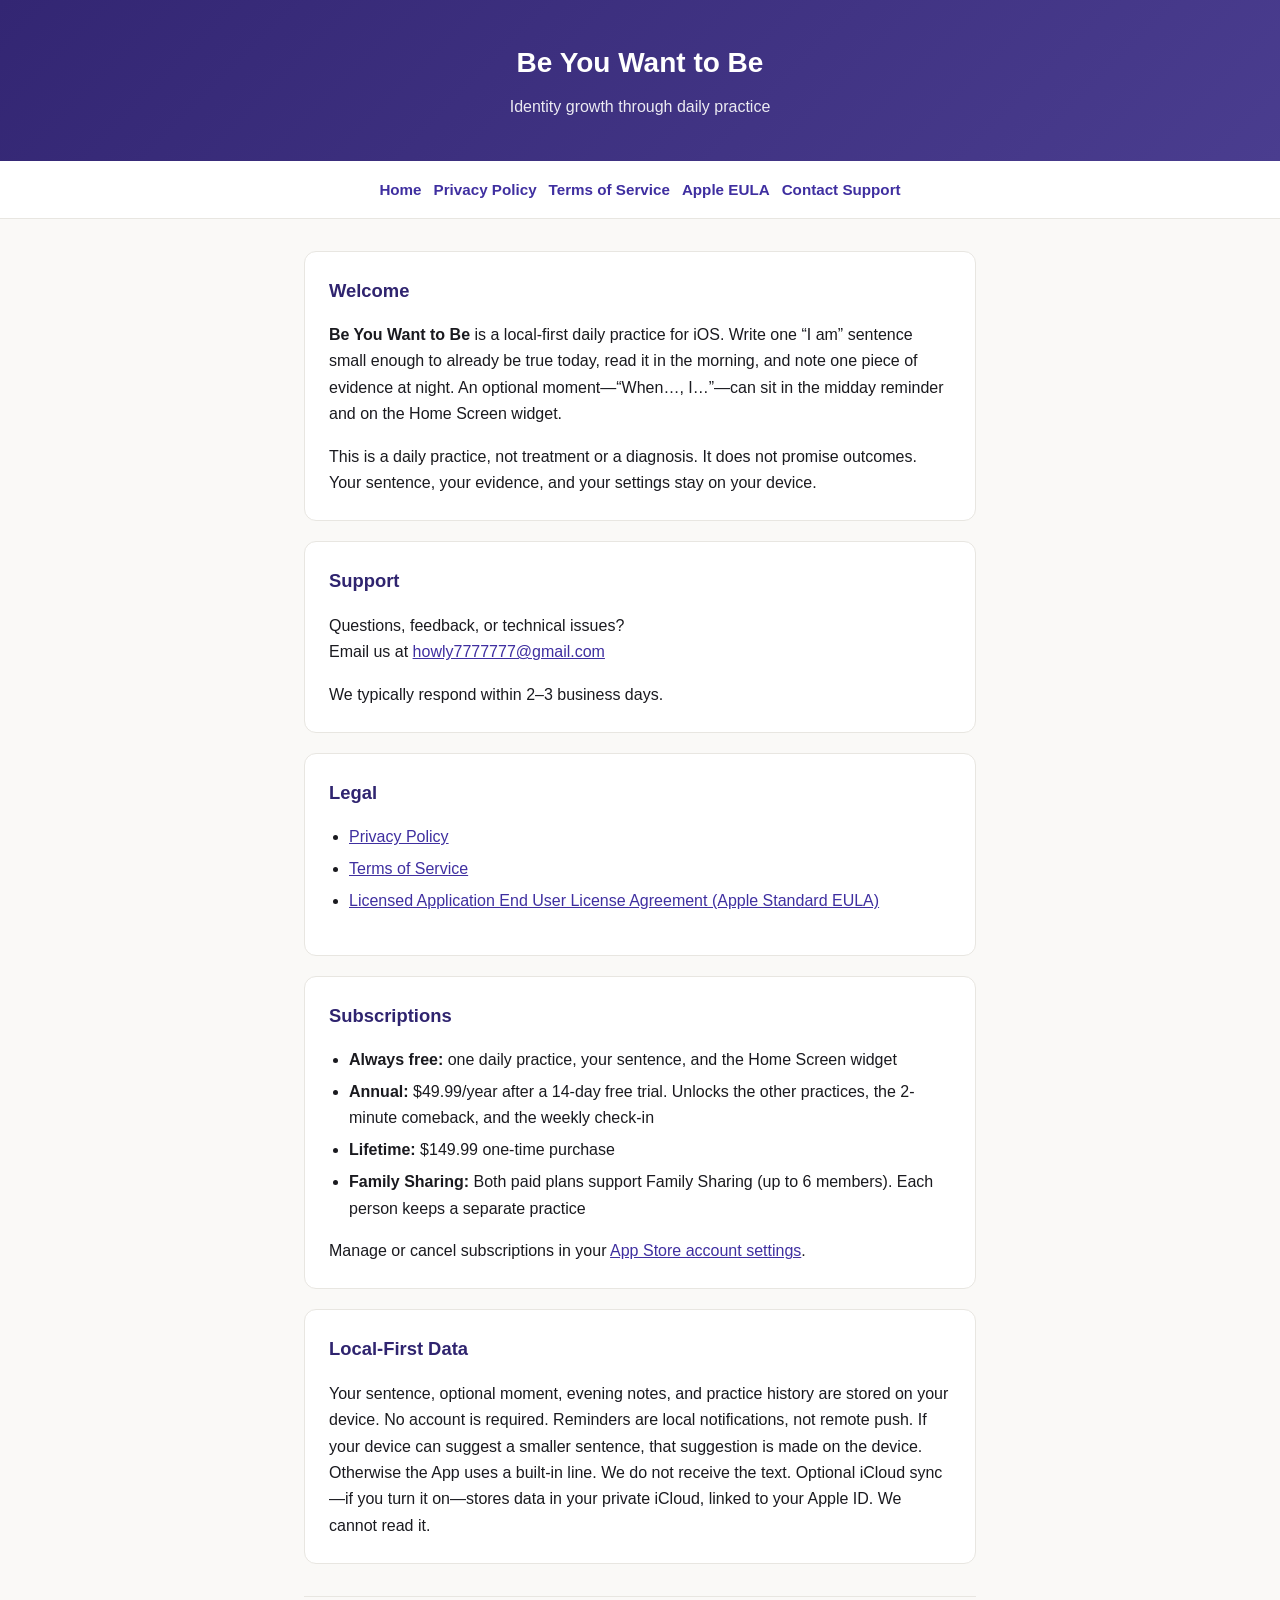
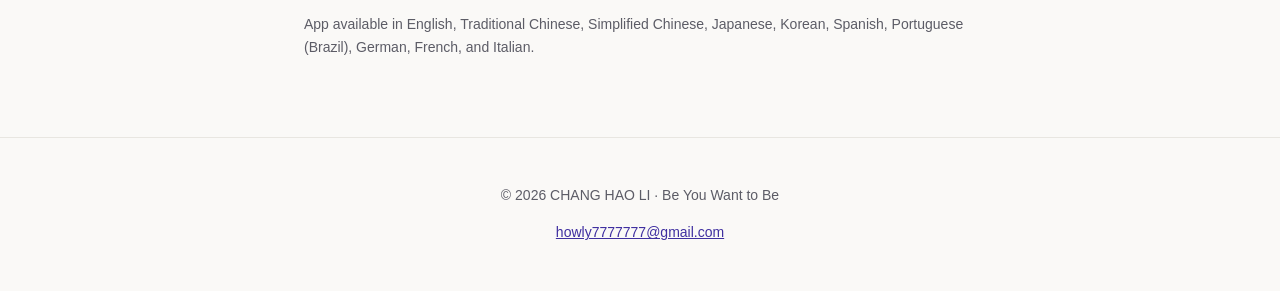
<file: index.html>
<!DOCTYPE html>
<html lang="en">
<head>
  <meta charset="UTF-8">
  <meta name="viewport" content="width=device-width, initial-scale=1.0">
  <title>Be You Want to Be — Support & Legal</title>
  <link rel="stylesheet" href="style.css">
</head>
<body>
  <header>
    <h1>Be You Want to Be</h1>
    <p>Identity growth through daily practice</p>
  </header>

  <nav>
    <a href="index.html">Home</a>
    <a href="privacy.html">Privacy Policy</a>
    <a href="terms.html">Terms of Service</a>
    <a href="https://www.apple.com/legal/internet-services/itunes/dev/stdeula/" target="_blank" rel="noopener">Apple EULA</a>
    <a href="mailto:howly7777777@gmail.com">Contact Support</a>
  </nav>

  <main>
    <div class="card">
      <h2>Welcome</h2>
      <p>
        <strong>Be You Want to Be</strong> is a local-first daily practice for iOS.
        Write one “I am” sentence small enough to already be true today, read it in the morning,
        and note one piece of evidence at night. An optional moment—“When…, I…”—can sit in the
        midday reminder and on the Home Screen widget.
      </p>
      <p>
        This is a daily practice, not treatment or a diagnosis. It does not promise outcomes.
        Your sentence, your evidence, and your settings stay on your device.
      </p>
    </div>

    <div class="card">
      <h2>Support</h2>
      <p>
        Questions, feedback, or technical issues?<br>
        Email us at <a href="mailto:howly7777777@gmail.com">howly7777777@gmail.com</a>
      </p>
      <p>We typically respond within 2–3 business days.</p>
    </div>

    <div class="card">
      <h2>Legal</h2>
      <ul>
        <li><a href="privacy.html">Privacy Policy</a></li>
        <li><a href="terms.html">Terms of Service</a></li>
        <li><a href="https://www.apple.com/legal/internet-services/itunes/dev/stdeula/" target="_blank" rel="noopener">Licensed Application End User License Agreement (Apple Standard EULA)</a></li>
      </ul>
    </div>

    <div class="card">
      <h2>Subscriptions</h2>
      <ul>
        <li><strong>Always free:</strong> one daily practice, your sentence, and the Home Screen widget</li>
        <li><strong>Annual:</strong> $49.99/year after a 14-day free trial. Unlocks the other practices, the 2-minute comeback, and the weekly check-in</li>
        <li><strong>Lifetime:</strong> $149.99 one-time purchase</li>
        <li><strong>Family Sharing:</strong> Both paid plans support Family Sharing (up to 6 members). Each person keeps a separate practice</li>
      </ul>
      <p>
        Manage or cancel subscriptions in your
        <a href="https://apps.apple.com/account/subscriptions" target="_blank" rel="noopener">App Store account settings</a>.
      </p>
    </div>

    <div class="card">
      <h2>Local-First Data</h2>
      <p>
        Your sentence, optional moment, evening notes, and practice history are stored on your device.
        No account is required. Reminders are local notifications, not remote push.
        If your device can suggest a smaller sentence, that suggestion is made on the device.
        Otherwise the App uses a built-in line. We do not receive the text.
        Optional iCloud sync—if you turn it on—stores data in your private iCloud, linked to your Apple ID.
        We cannot read it.
      </p>
    </div>

    <p class="lang-note">
      App available in English, Traditional Chinese, Simplified Chinese, Japanese, Korean,
      Spanish, Portuguese (Brazil), German, French, and Italian.
    </p>
  </main>

  <footer>
    <p>&copy; 2026 CHANG HAO LI · Be You Want to Be</p>
    <p><a href="mailto:howly7777777@gmail.com">howly7777777@gmail.com</a></p>
  </footer>
</body>
</html>
</file>
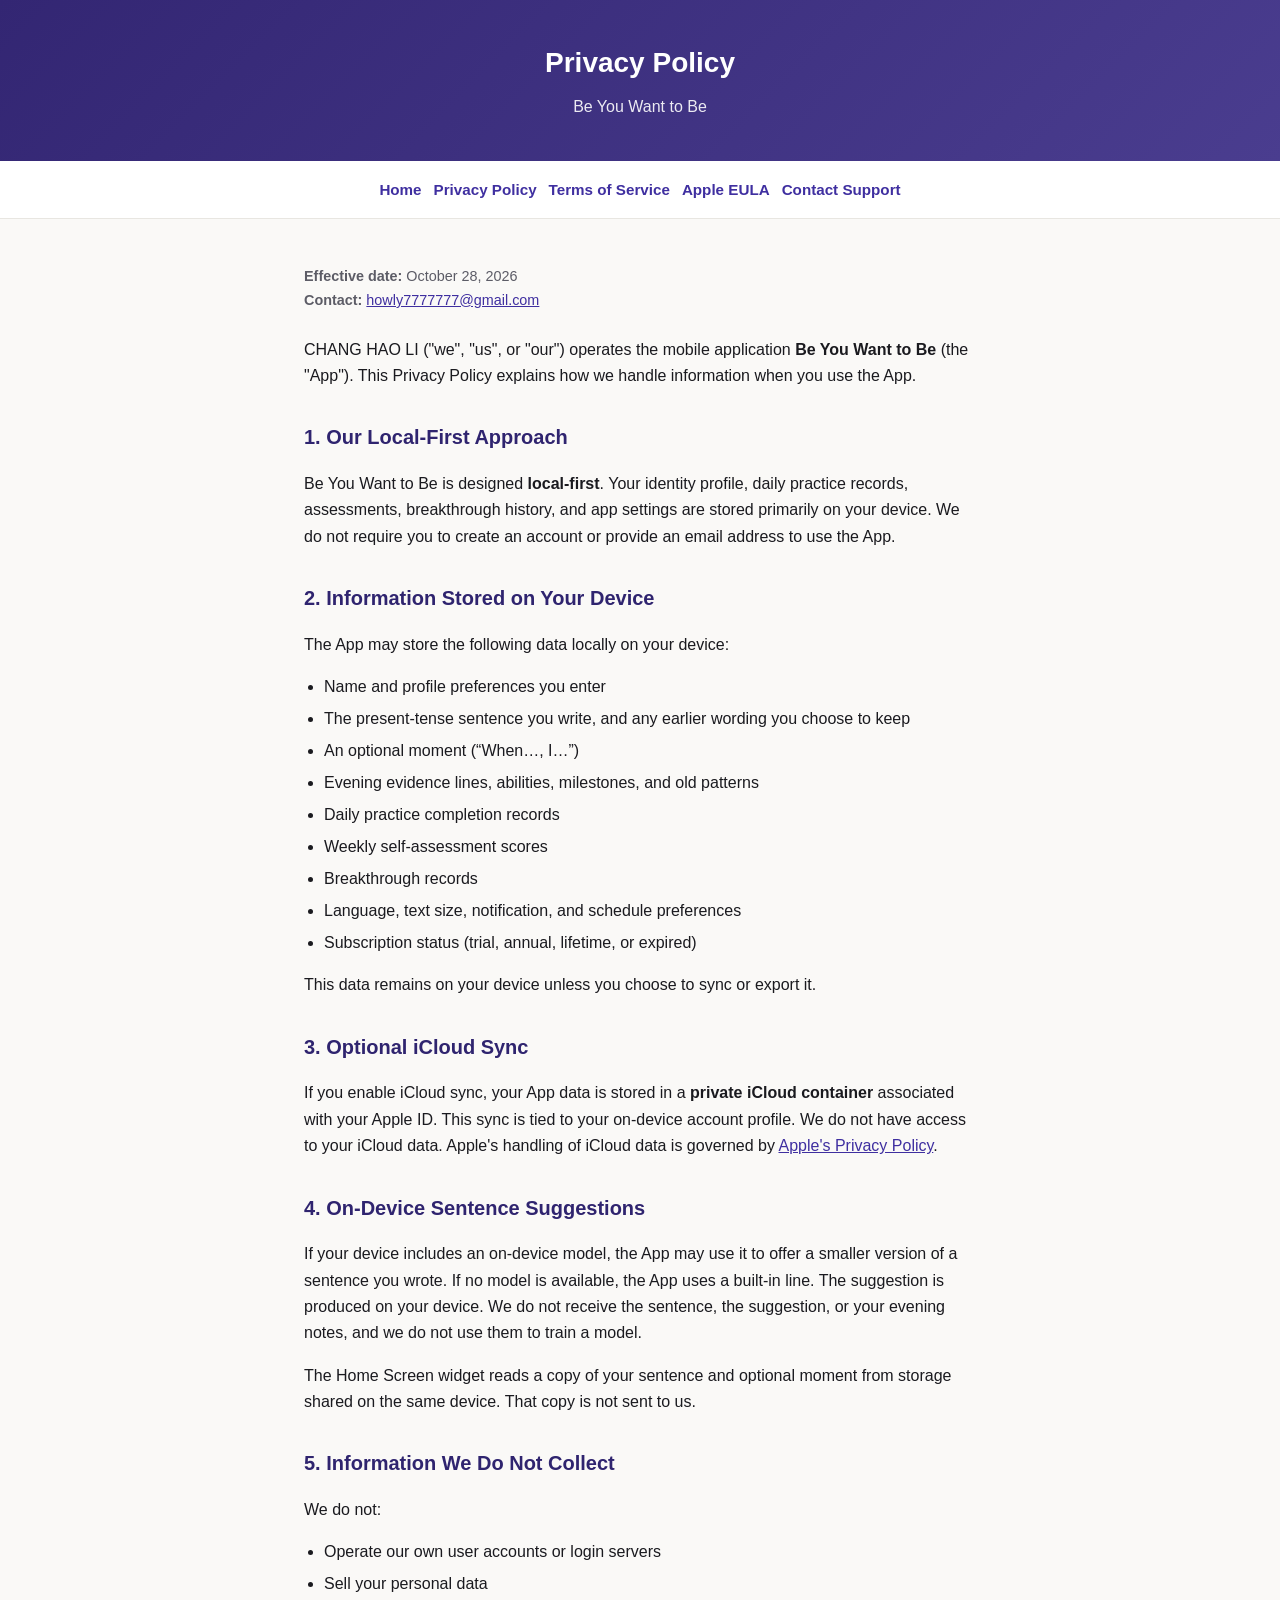
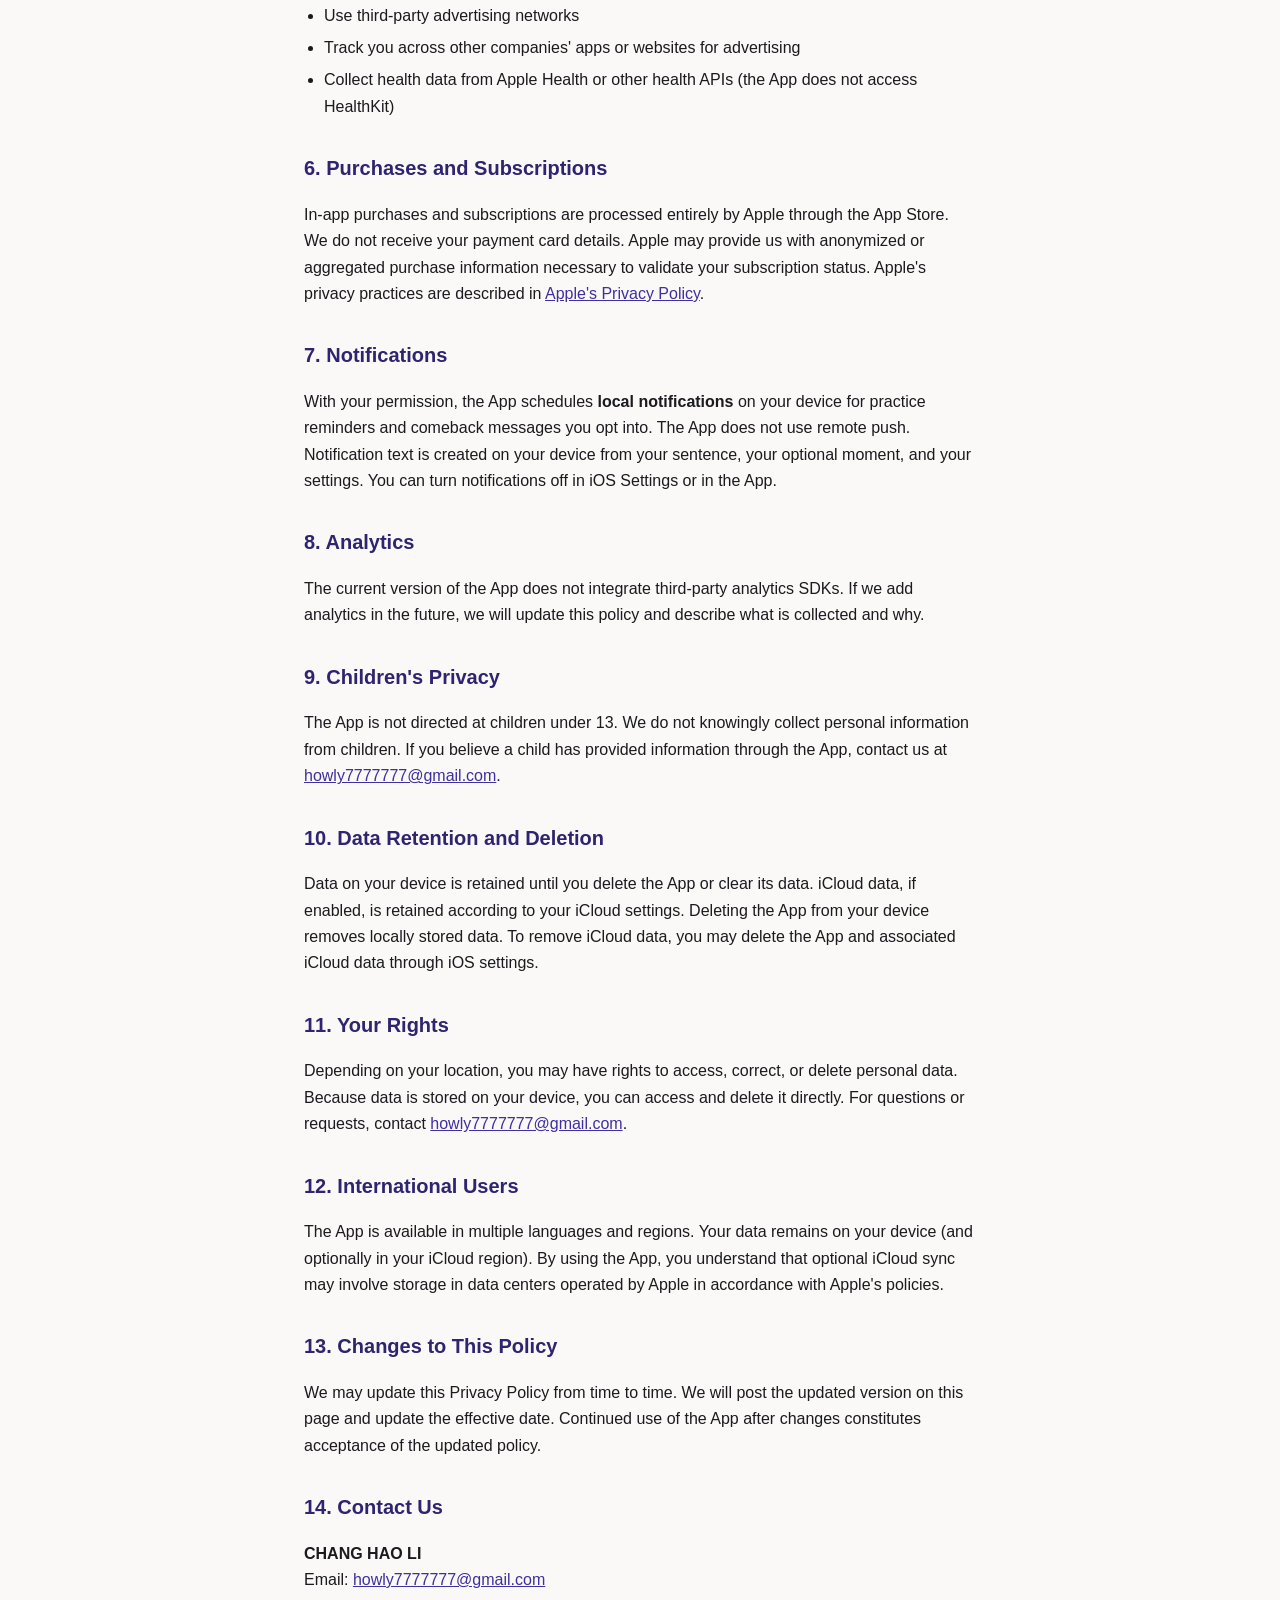
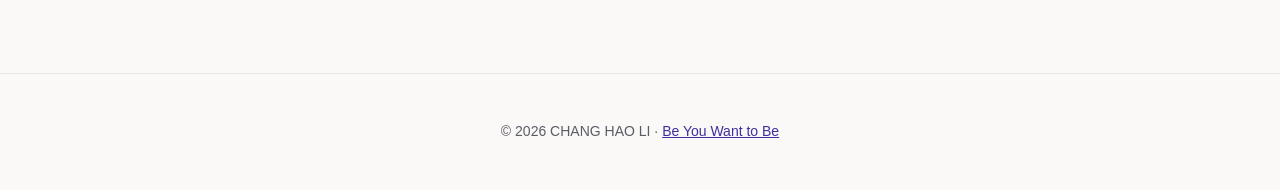
<file: privacy.html>
<!DOCTYPE html>
<html lang="en">
<head>
  <meta charset="UTF-8">
  <meta name="viewport" content="width=device-width, initial-scale=1.0">
  <title>Privacy Policy — Be You Want to Be</title>
  <link rel="stylesheet" href="style.css">
</head>
<body>
  <header>
    <h1>Privacy Policy</h1>
    <p>Be You Want to Be</p>
  </header>

  <nav>
    <a href="index.html">Home</a>
    <a href="privacy.html">Privacy Policy</a>
    <a href="terms.html">Terms of Service</a>
    <a href="https://www.apple.com/legal/internet-services/itunes/dev/stdeula/" target="_blank" rel="noopener">Apple EULA</a>
    <a href="mailto:howly7777777@gmail.com">Contact Support</a>
  </nav>

  <main>
    <p class="meta"><strong>Effective date:</strong> October 28, 2026<br>
    <strong>Contact:</strong> <a href="mailto:howly7777777@gmail.com">howly7777777@gmail.com</a></p>

    <p>
      CHANG HAO LI ("we", "us", or "our") operates the mobile application
      <strong>Be You Want to Be</strong> (the "App"). This Privacy Policy explains how we handle
      information when you use the App.
    </p>

    <h2 class="section">1. Our Local-First Approach</h2>
    <p>
      Be You Want to Be is designed <strong>local-first</strong>. Your identity profile, daily practice
      records, assessments, breakthrough history, and app settings are stored primarily on your device.
      We do not require you to create an account or provide an email address to use the App.
    </p>

    <h2 class="section">2. Information Stored on Your Device</h2>
    <p>The App may store the following data locally on your device:</p>
    <ul>
      <li>Name and profile preferences you enter</li>
      <li>The present-tense sentence you write, and any earlier wording you choose to keep</li>
      <li>An optional moment (“When…, I…”)</li>
      <li>Evening evidence lines, abilities, milestones, and old patterns</li>
      <li>Daily practice completion records</li>
      <li>Weekly self-assessment scores</li>
      <li>Breakthrough records</li>
      <li>Language, text size, notification, and schedule preferences</li>
      <li>Subscription status (trial, annual, lifetime, or expired)</li>
    </ul>
    <p>This data remains on your device unless you choose to sync or export it.</p>

    <h2 class="section">3. Optional iCloud Sync</h2>
    <p>
      If you enable iCloud sync, your App data is stored in a <strong>private iCloud container</strong>
      associated with your Apple ID. This sync is tied to your on-device account profile. We do not
      have access to your iCloud data. Apple's handling of iCloud data is governed by
      <a href="https://www.apple.com/legal/privacy/" target="_blank" rel="noopener">Apple's Privacy Policy</a>.
    </p>

    <h2 class="section">4. On-Device Sentence Suggestions</h2>
    <p>
      If your device includes an on-device model, the App may use it to offer a smaller version of
      a sentence you wrote. If no model is available, the App uses a built-in line. The suggestion
      is produced on your device. We do not receive the sentence, the suggestion, or your evening
      notes, and we do not use them to train a model.
    </p>
    <p>
      The Home Screen widget reads a copy of your sentence and optional moment from storage shared
      on the same device. That copy is not sent to us.
    </p>

    <h2 class="section">5. Information We Do Not Collect</h2>
    <p>We do not:</p>
    <ul>
      <li>Operate our own user accounts or login servers</li>
      <li>Sell your personal data</li>
      <li>Use third-party advertising networks</li>
      <li>Track you across other companies' apps or websites for advertising</li>
      <li>Collect health data from Apple Health or other health APIs (the App does not access HealthKit)</li>
    </ul>

    <h2 class="section">6. Purchases and Subscriptions</h2>
    <p>
      In-app purchases and subscriptions are processed entirely by Apple through the App Store.
      We do not receive your payment card details. Apple may provide us with anonymized or
      aggregated purchase information necessary to validate your subscription status.
      Apple's privacy practices are described in
      <a href="https://www.apple.com/legal/privacy/" target="_blank" rel="noopener">Apple's Privacy Policy</a>.
    </p>

    <h2 class="section">7. Notifications</h2>
    <p>
      With your permission, the App schedules <strong>local notifications</strong> on your device
      for practice reminders and comeback messages you opt into. The App does not use remote push.
      Notification text is created on your device from your sentence, your optional moment, and
      your settings. You can turn notifications off in iOS Settings or in the App.
    </p>

    <h2 class="section">8. Analytics</h2>
    <p>
      The current version of the App does not integrate third-party analytics SDKs. If we add
      analytics in the future, we will update this policy and describe what is collected and why.
    </p>

    <h2 class="section">9. Children's Privacy</h2>
    <p>
      The App is not directed at children under 13. We do not knowingly collect personal
      information from children. If you believe a child has provided information through the App,
      contact us at <a href="mailto:howly7777777@gmail.com">howly7777777@gmail.com</a>.
    </p>

    <h2 class="section">10. Data Retention and Deletion</h2>
    <p>
      Data on your device is retained until you delete the App or clear its data. iCloud data,
      if enabled, is retained according to your iCloud settings. Deleting the App from your
      device removes locally stored data. To remove iCloud data, you may delete the App and
      associated iCloud data through iOS settings.
    </p>

    <h2 class="section">11. Your Rights</h2>
    <p>
      Depending on your location, you may have rights to access, correct, or delete personal data.
      Because data is stored on your device, you can access and delete it directly. For questions
      or requests, contact <a href="mailto:howly7777777@gmail.com">howly7777777@gmail.com</a>.
    </p>

    <h2 class="section">12. International Users</h2>
    <p>
      The App is available in multiple languages and regions. Your data remains on your device
      (and optionally in your iCloud region). By using the App, you understand that optional
      iCloud sync may involve storage in data centers operated by Apple in accordance with
      Apple's policies.
    </p>

    <h2 class="section">13. Changes to This Policy</h2>
    <p>
      We may update this Privacy Policy from time to time. We will post the updated version on
      this page and update the effective date. Continued use of the App after changes constitutes
      acceptance of the updated policy.
    </p>

    <h2 class="section">14. Contact Us</h2>
    <p>
      <strong>CHANG HAO LI</strong><br>
      Email: <a href="mailto:howly7777777@gmail.com">howly7777777@gmail.com</a>
    </p>
  </main>

  <footer>
    <p>&copy; 2026 CHANG HAO LI · <a href="index.html">Be You Want to Be</a></p>
  </footer>
</body>
</html>
</file>
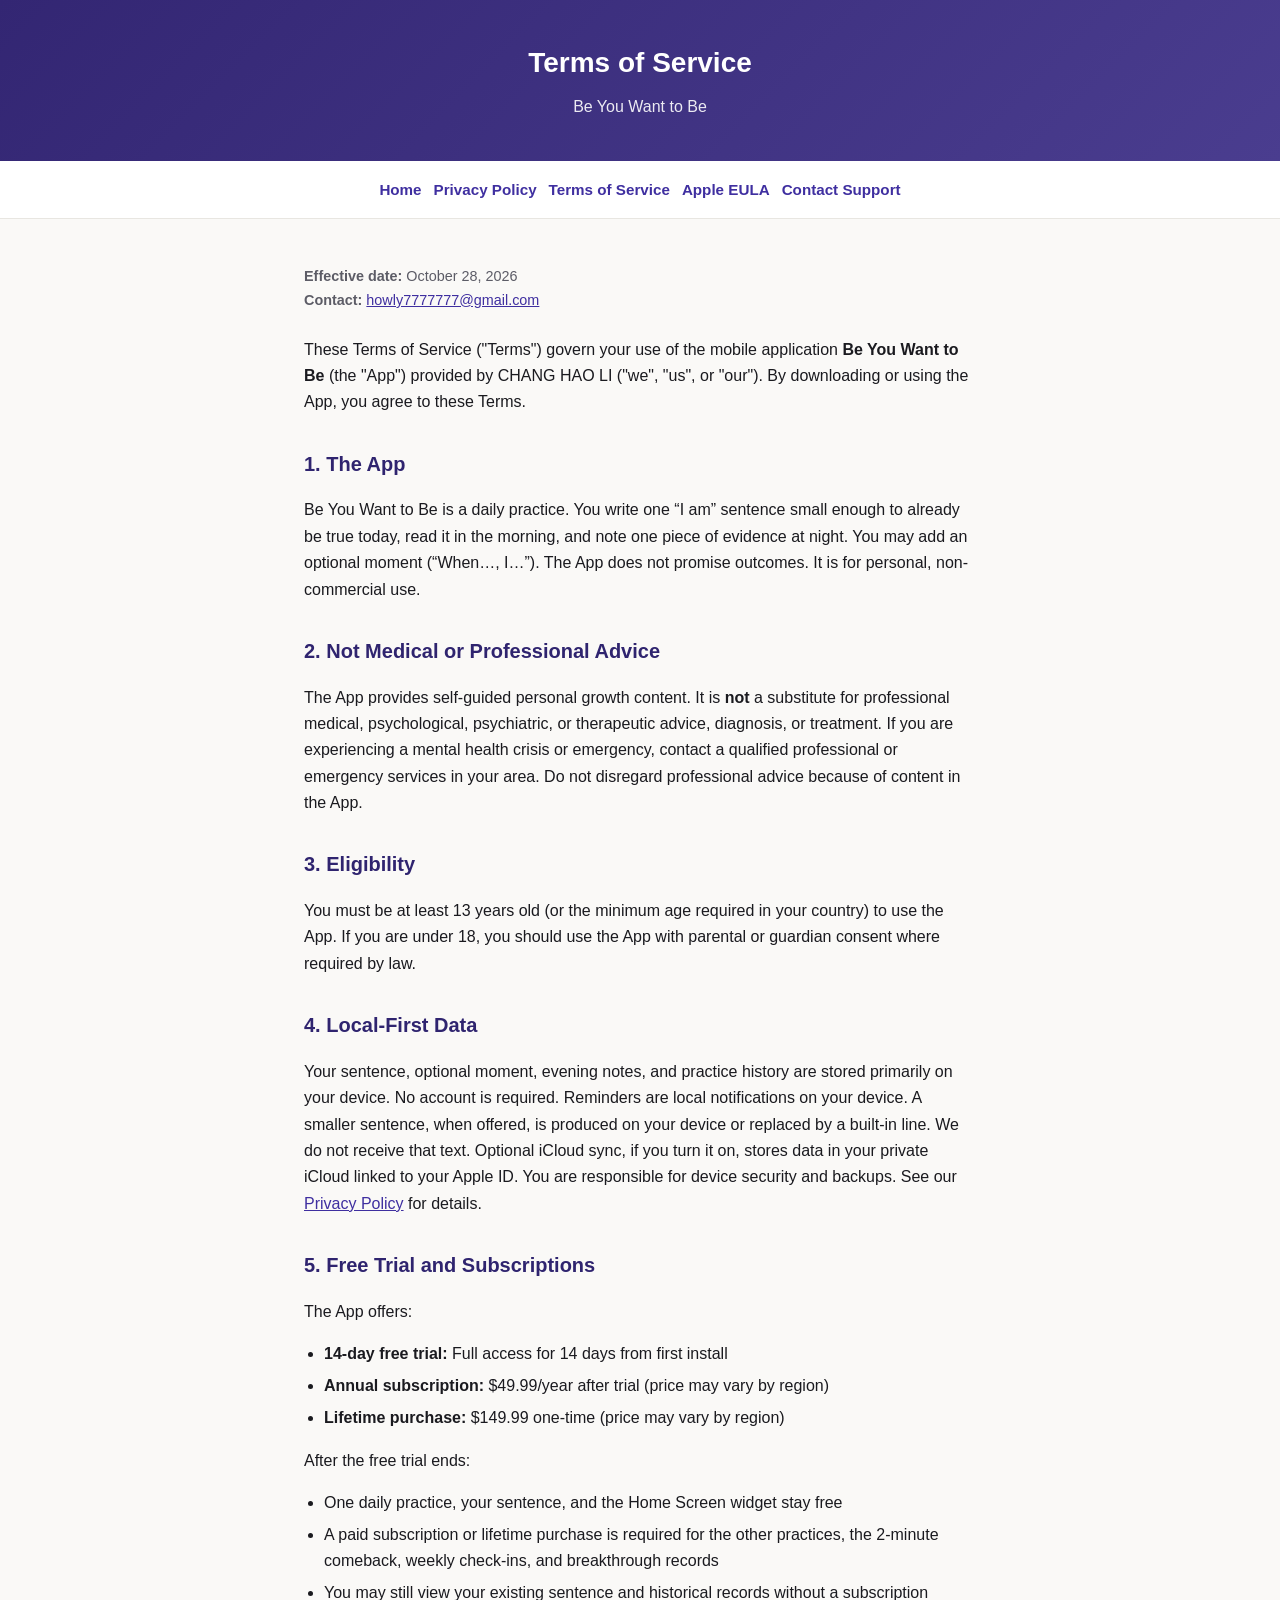
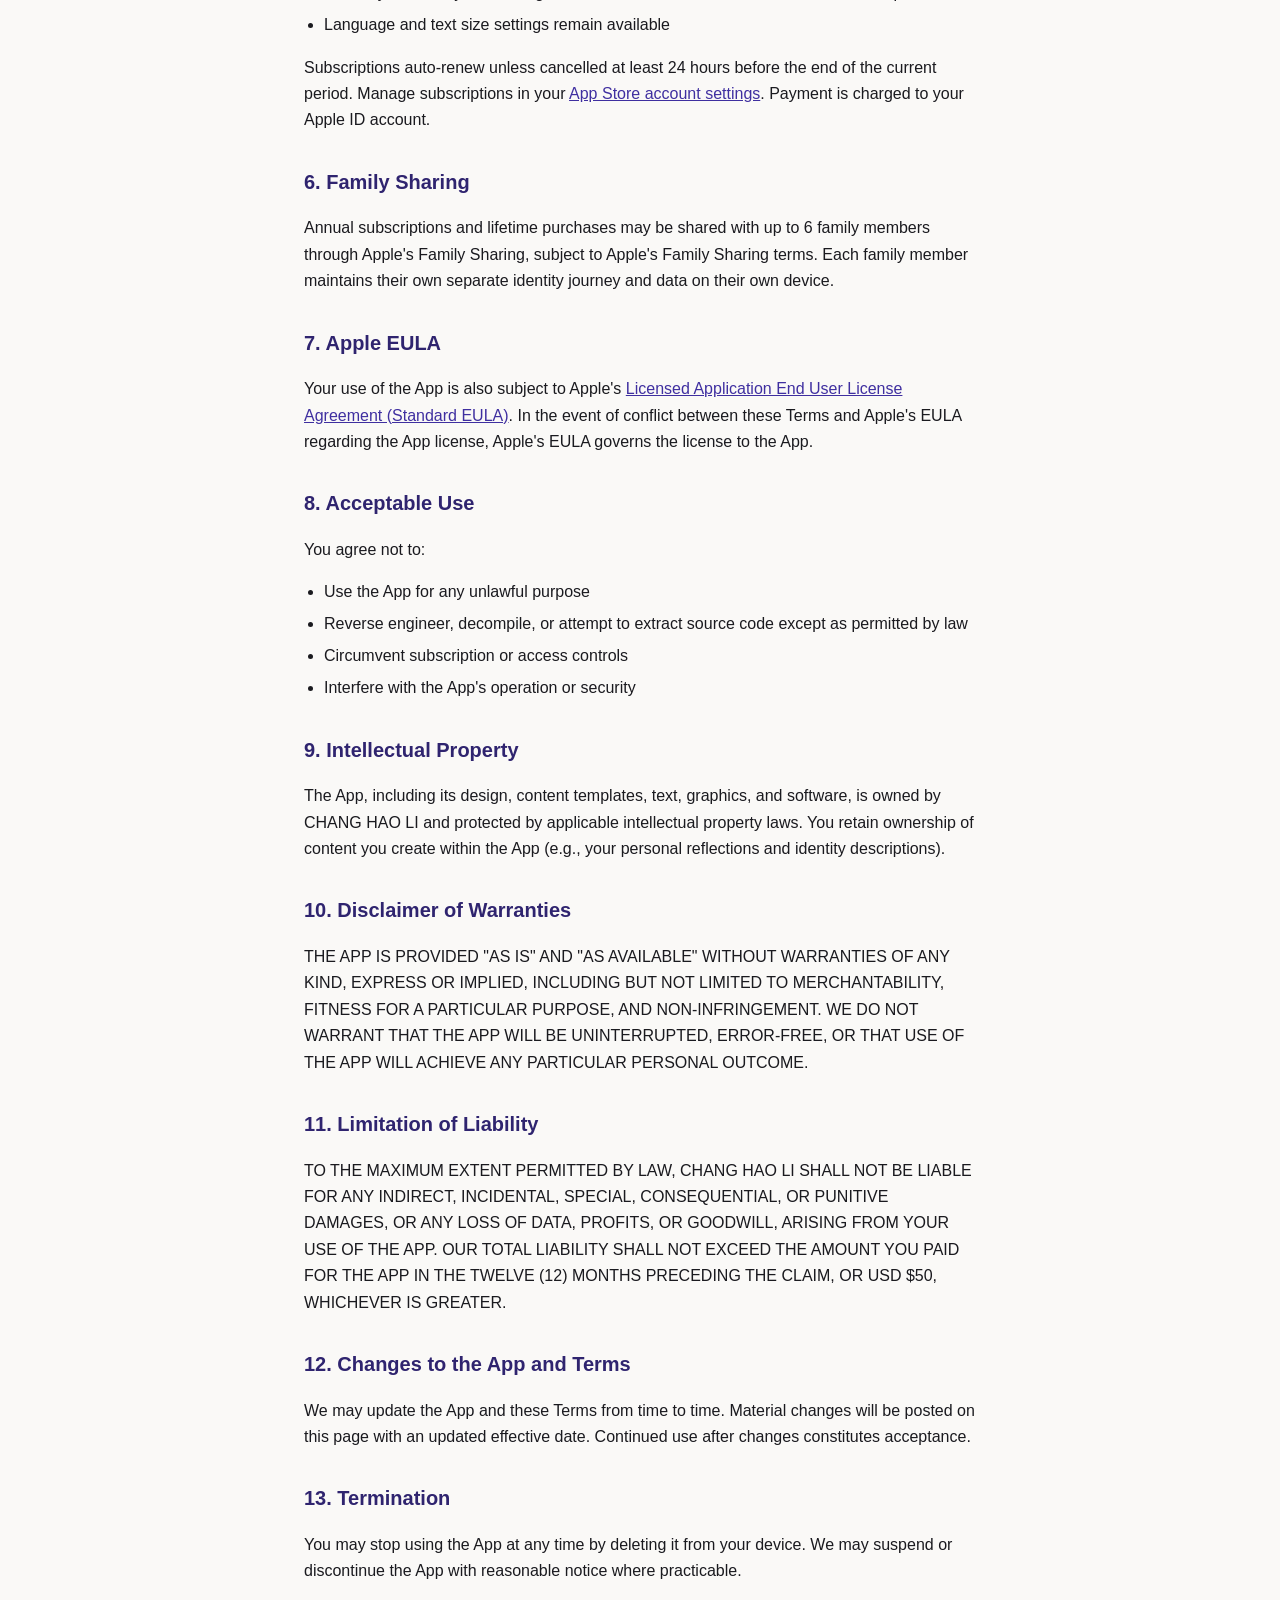
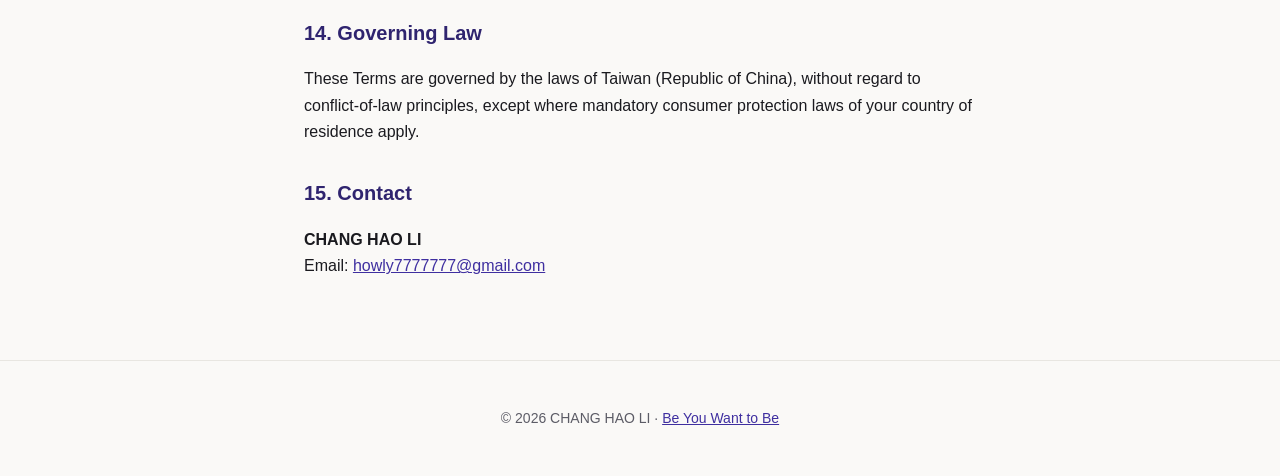
<file: terms.html>
<!DOCTYPE html>
<html lang="en">
<head>
  <meta charset="UTF-8">
  <meta name="viewport" content="width=device-width, initial-scale=1.0">
  <title>Terms of Service — Be You Want to Be</title>
  <link rel="stylesheet" href="style.css">
</head>
<body>
  <header>
    <h1>Terms of Service</h1>
    <p>Be You Want to Be</p>
  </header>

  <nav>
    <a href="index.html">Home</a>
    <a href="privacy.html">Privacy Policy</a>
    <a href="terms.html">Terms of Service</a>
    <a href="https://www.apple.com/legal/internet-services/itunes/dev/stdeula/" target="_blank" rel="noopener">Apple EULA</a>
    <a href="mailto:howly7777777@gmail.com">Contact Support</a>
  </nav>

  <main>
    <p class="meta"><strong>Effective date:</strong> October 28, 2026<br>
    <strong>Contact:</strong> <a href="mailto:howly7777777@gmail.com">howly7777777@gmail.com</a></p>

    <p>
      These Terms of Service ("Terms") govern your use of the mobile application
      <strong>Be You Want to Be</strong> (the "App") provided by CHANG HAO LI ("we", "us", or "our").
      By downloading or using the App, you agree to these Terms.
    </p>

    <h2 class="section">1. The App</h2>
    <p>
      Be You Want to Be is a daily practice. You write one “I am” sentence small enough to already
      be true today, read it in the morning, and note one piece of evidence at night. You may add
      an optional moment (“When…, I…”). The App does not promise outcomes. It is for personal,
      non-commercial use.
    </p>

    <h2 class="section">2. Not Medical or Professional Advice</h2>
    <p>
      The App provides self-guided personal growth content. It is <strong>not</strong> a substitute
      for professional medical, psychological, psychiatric, or therapeutic advice, diagnosis, or
      treatment. If you are experiencing a mental health crisis or emergency, contact a qualified
      professional or emergency services in your area. Do not disregard professional advice because
      of content in the App.
    </p>

    <h2 class="section">3. Eligibility</h2>
    <p>
      You must be at least 13 years old (or the minimum age required in your country) to use the App.
      If you are under 18, you should use the App with parental or guardian consent where required by law.
    </p>

    <h2 class="section">4. Local-First Data</h2>
    <p>
      Your sentence, optional moment, evening notes, and practice history are stored primarily on
      your device. No account is required. Reminders are local notifications on your device.
      A smaller sentence, when offered, is produced on your device or replaced by a built-in line.
      We do not receive that text. Optional iCloud sync, if you turn it on, stores data in your
      private iCloud linked to your Apple ID. You are responsible for device security and backups.
      See our <a href="privacy.html">Privacy Policy</a> for details.
    </p>

    <h2 class="section">5. Free Trial and Subscriptions</h2>
    <p>The App offers:</p>
    <ul>
      <li><strong>14-day free trial:</strong> Full access for 14 days from first install</li>
      <li><strong>Annual subscription:</strong> $49.99/year after trial (price may vary by region)</li>
      <li><strong>Lifetime purchase:</strong> $149.99 one-time (price may vary by region)</li>
    </ul>
    <p>After the free trial ends:</p>
    <ul>
      <li>One daily practice, your sentence, and the Home Screen widget stay free</li>
      <li>A paid subscription or lifetime purchase is required for the other practices, the 2-minute comeback, weekly check-ins, and breakthrough records</li>
      <li>You may still view your existing sentence and historical records without a subscription</li>
      <li>Language and text size settings remain available</li>
    </ul>
    <p>
      Subscriptions auto-renew unless cancelled at least 24 hours before the end of the current period.
      Manage subscriptions in your
      <a href="https://apps.apple.com/account/subscriptions" target="_blank" rel="noopener">App Store account settings</a>.
      Payment is charged to your Apple ID account.
    </p>

    <h2 class="section">6. Family Sharing</h2>
    <p>
      Annual subscriptions and lifetime purchases may be shared with up to 6 family members through
      Apple's Family Sharing, subject to Apple's Family Sharing terms. Each family member maintains
      their own separate identity journey and data on their own device.
    </p>

    <h2 class="section">7. Apple EULA</h2>
    <p>
      Your use of the App is also subject to Apple's
      <a href="https://www.apple.com/legal/internet-services/itunes/dev/stdeula/" target="_blank" rel="noopener">Licensed Application End User License Agreement (Standard EULA)</a>.
      In the event of conflict between these Terms and Apple's EULA regarding the App license,
      Apple's EULA governs the license to the App.
    </p>

    <h2 class="section">8. Acceptable Use</h2>
    <p>You agree not to:</p>
    <ul>
      <li>Use the App for any unlawful purpose</li>
      <li>Reverse engineer, decompile, or attempt to extract source code except as permitted by law</li>
      <li>Circumvent subscription or access controls</li>
      <li>Interfere with the App's operation or security</li>
    </ul>

    <h2 class="section">9. Intellectual Property</h2>
    <p>
      The App, including its design, content templates, text, graphics, and software, is owned by
      CHANG HAO LI and protected by applicable intellectual property laws. You retain ownership of
      content you create within the App (e.g., your personal reflections and identity descriptions).
    </p>

    <h2 class="section">10. Disclaimer of Warranties</h2>
    <p>
      THE APP IS PROVIDED "AS IS" AND "AS AVAILABLE" WITHOUT WARRANTIES OF ANY KIND, EXPRESS OR
      IMPLIED, INCLUDING BUT NOT LIMITED TO MERCHANTABILITY, FITNESS FOR A PARTICULAR PURPOSE, AND
      NON-INFRINGEMENT. WE DO NOT WARRANT THAT THE APP WILL BE UNINTERRUPTED, ERROR-FREE, OR THAT
      USE OF THE APP WILL ACHIEVE ANY PARTICULAR PERSONAL OUTCOME.
    </p>

    <h2 class="section">11. Limitation of Liability</h2>
    <p>
      TO THE MAXIMUM EXTENT PERMITTED BY LAW, CHANG HAO LI SHALL NOT BE LIABLE FOR ANY INDIRECT,
      INCIDENTAL, SPECIAL, CONSEQUENTIAL, OR PUNITIVE DAMAGES, OR ANY LOSS OF DATA, PROFITS, OR
      GOODWILL, ARISING FROM YOUR USE OF THE APP. OUR TOTAL LIABILITY SHALL NOT EXCEED THE AMOUNT
      YOU PAID FOR THE APP IN THE TWELVE (12) MONTHS PRECEDING THE CLAIM, OR USD $50, WHICHEVER IS GREATER.
    </p>

    <h2 class="section">12. Changes to the App and Terms</h2>
    <p>
      We may update the App and these Terms from time to time. Material changes will be posted on
      this page with an updated effective date. Continued use after changes constitutes acceptance.
    </p>

    <h2 class="section">13. Termination</h2>
    <p>
      You may stop using the App at any time by deleting it from your device. We may suspend or
      discontinue the App with reasonable notice where practicable.
    </p>

    <h2 class="section">14. Governing Law</h2>
    <p>
      These Terms are governed by the laws of Taiwan (Republic of China), without regard to
      conflict-of-law principles, except where mandatory consumer protection laws of your country
      of residence apply.
    </p>

    <h2 class="section">15. Contact</h2>
    <p>
      <strong>CHANG HAO LI</strong><br>
      Email: <a href="mailto:howly7777777@gmail.com">howly7777777@gmail.com</a>
    </p>
  </main>

  <footer>
    <p>&copy; 2026 CHANG HAO LI · <a href="index.html">Be You Want to Be</a></p>
  </footer>
</body>
</html>
</file>
<file: style.css>
/* Be You Want to Be — Legal & Support Pages */
:root {
  --primary: #332673;
  --gold: #d9b34d;
  --link: #3f2fa0;
  --heading: #2f246f;
  --bg: #faf9f7;
  --text: #1a1a1f;
  --muted: #5c5c66;
  --card: #ffffff;
  --border: #e8e6e1;
  --max: 720px;
}

* { box-sizing: border-box; }

body {
  margin: 0;
  font-family: -apple-system, BlinkMacSystemFont, "Segoe UI", Roboto, "Helvetica Neue", Arial, sans-serif;
  background: var(--bg);
  color: var(--text);
  line-height: 1.65;
}

header {
  background: linear-gradient(135deg, var(--primary), #4a3d8f);
  color: #fff;
  padding: 2.5rem 1.5rem;
  text-align: center;
}

header h1 {
  margin: 0 0 0.5rem;
  font-size: 1.75rem;
  font-weight: 700;
}

header p {
  margin: 0;
  opacity: 0.9;
  font-size: 1rem;
}

nav {
  display: flex;
  flex-wrap: wrap;
  justify-content: center;
  gap: 0.75rem;
  padding: 1rem 1.5rem;
  background: var(--card);
  border-bottom: 1px solid var(--border);
}

nav a {
  color: var(--link);
  text-decoration: none;
  font-weight: 600;
  font-size: 0.95rem;
}

nav a:hover { text-decoration: underline; }

main {
  max-width: var(--max);
  margin: 0 auto;
  padding: 2rem 1.5rem 4rem;
}

.card {
  background: var(--card);
  border: 1px solid var(--border);
  border-radius: 12px;
  padding: 1.5rem;
  margin-bottom: 1.25rem;
}

.card h2 {
  margin-top: 0;
  color: var(--heading);
  font-size: 1.15rem;
}

.card p:last-child { margin-bottom: 0; }

a { color: var(--link); }

a:hover {
  text-decoration-thickness: 2px;
}

ul { padding-left: 1.25rem; }

li { margin-bottom: 0.35rem; }

footer {
  text-align: center;
  padding: 2rem 1.5rem;
  color: var(--muted);
  font-size: 0.875rem;
  border-top: 1px solid var(--border);
}

.lang-note {
  font-size: 0.875rem;
  color: var(--muted);
  margin-top: 2rem;
  padding-top: 1rem;
  border-top: 1px solid var(--border);
}

h2.section {
  color: var(--heading);
  margin-top: 2rem;
  font-size: 1.25rem;
}

h3 {
  font-size: 1.05rem;
  margin-top: 1.5rem;
}

.meta {
  color: var(--muted);
  font-size: 0.9rem;
  margin-bottom: 1.5rem;
}

@media (prefers-color-scheme: dark) {
  :root {
    --bg: #0f0e14;
    --text: #f0eff5;
    --muted: #a8a6b3;
    --card: #1a1924;
    --border: #2e2d3a;
    --link: #a99bff;
    --heading: #c8beff;
  }
}
</file>
